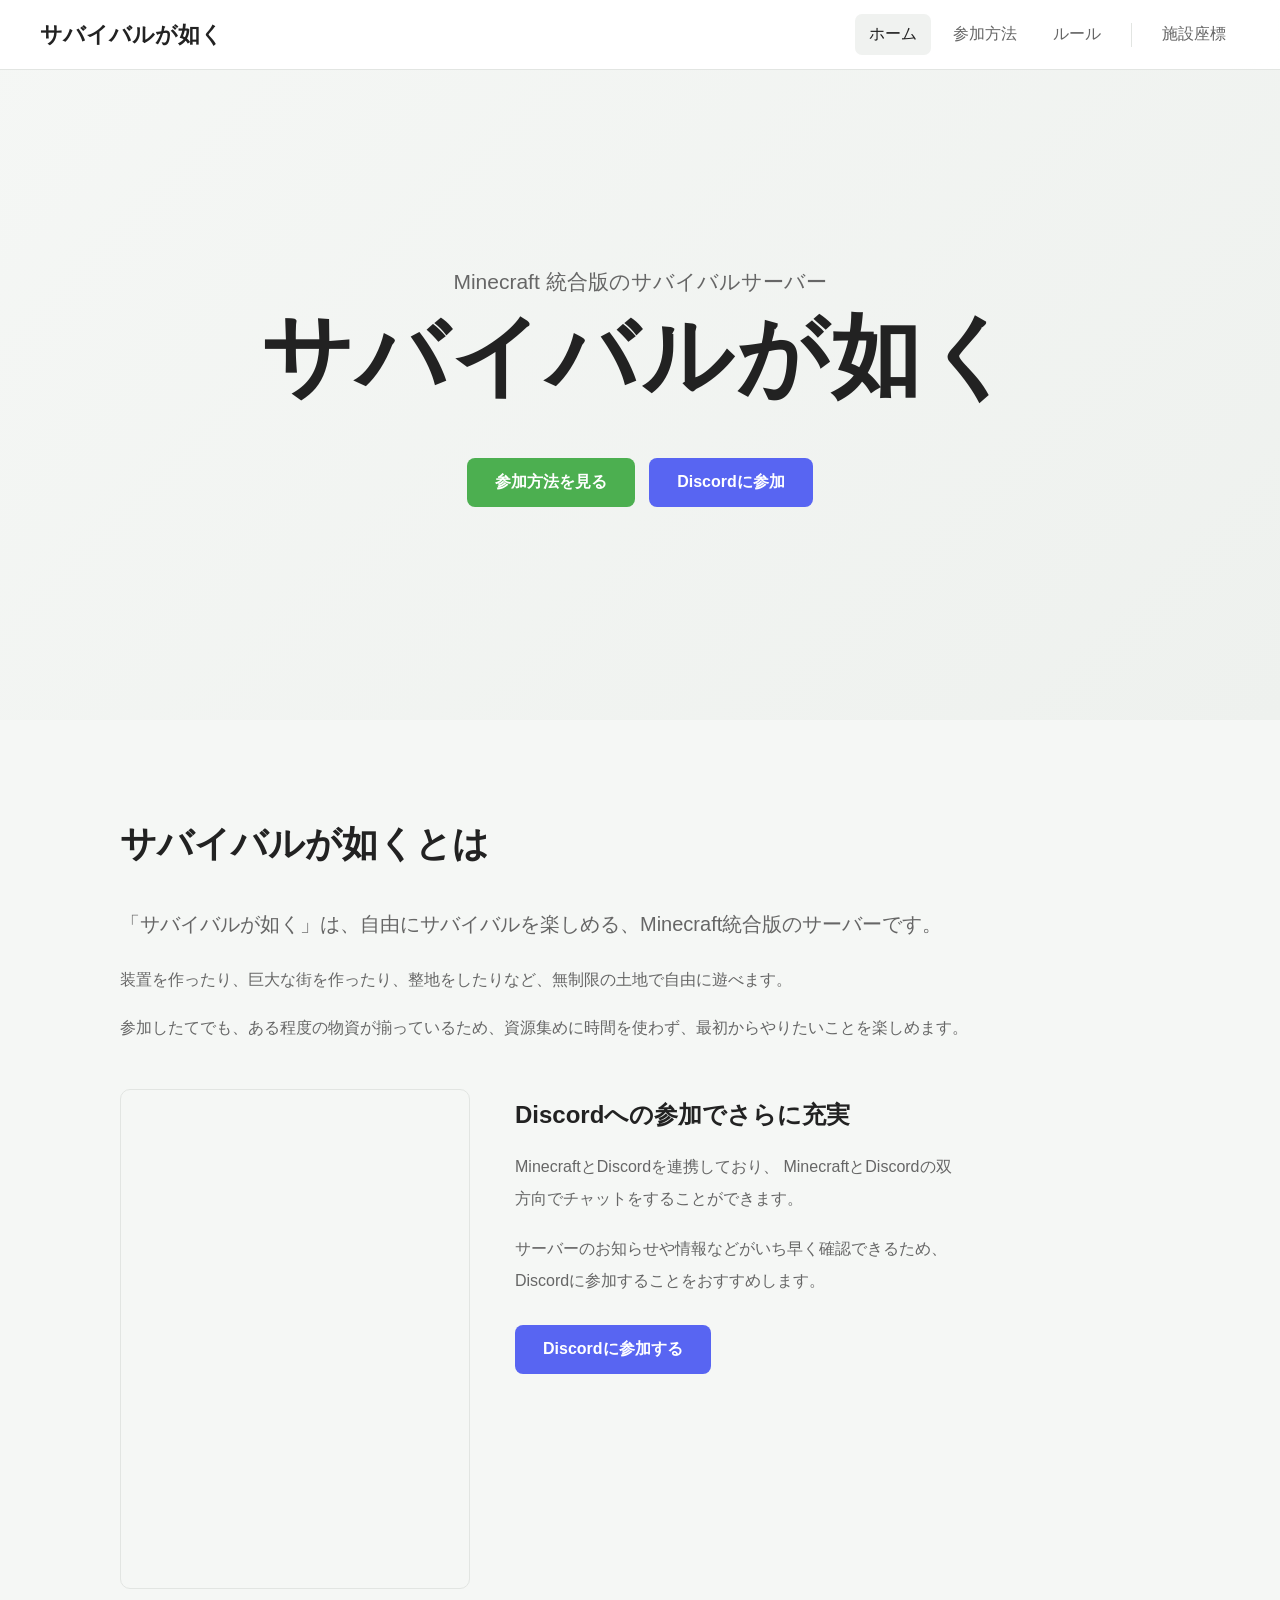
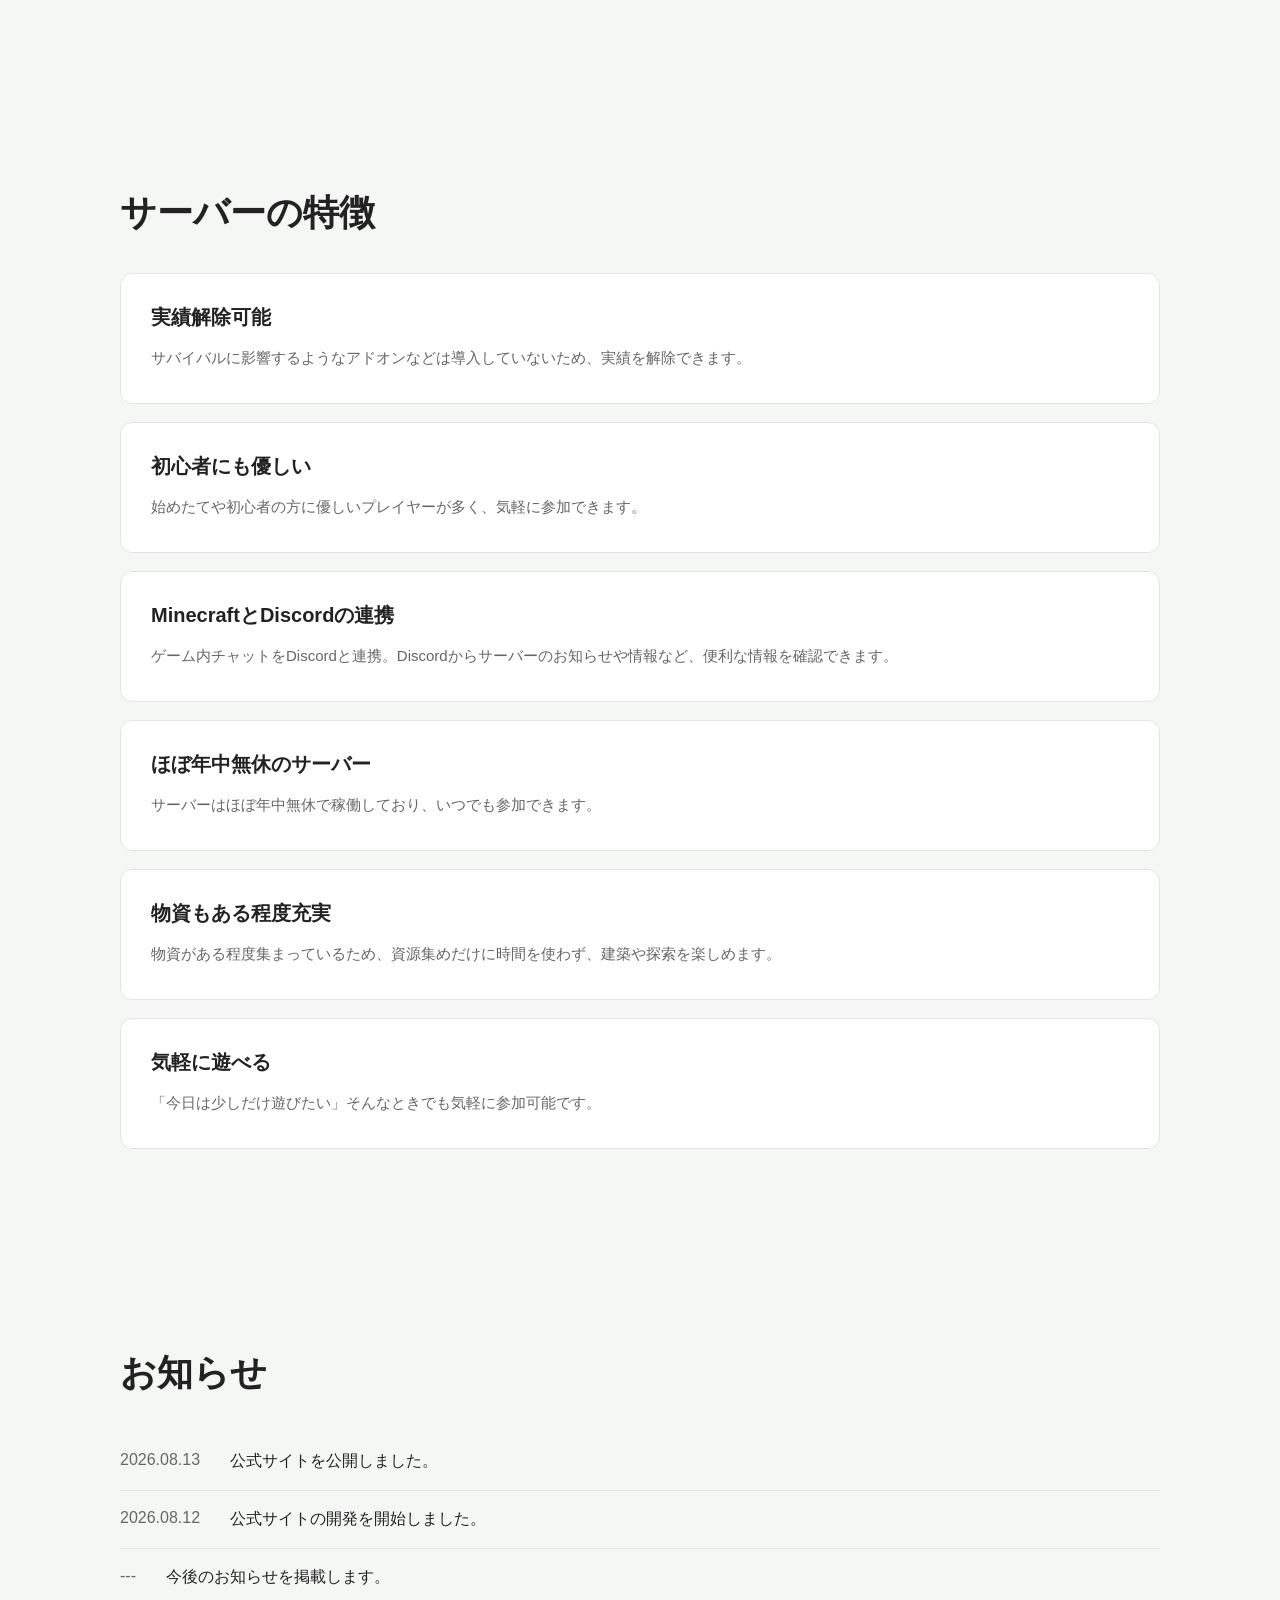
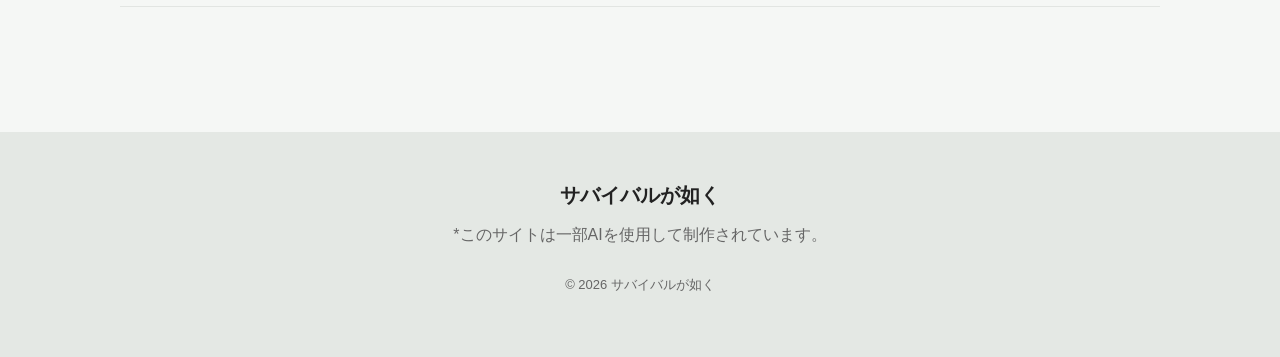
<file: index.html>
<!DOCTYPE html>
<html lang="ja">

<head>

    <meta charset="UTF-8">

    <meta
        name="viewport"
        content="width=device-width, initial-scale=1.0">

    <title>サバイバルが如く</title>

    <link
        rel="stylesheet"
        href="style.css">

</head>


<body>


    <!-- =========================
         ナビゲーション
    ========================== -->

    <header class="navbar">

        <a
            href="/"
            class="logo">
            サバイバルが如く
        </a>


        <nav>

            <a href="/" class="active">
                ホーム
            </a>

            <a href="/join/">
                参加方法
            </a>
        
            <a href="/rule/">
                ルール
            </a>
        
            <span class="nav-divider"></span>
        
            <a href="/map/">
                施設座標
            </a>

        </nav>

    </header>



    <main>


        <!-- =========================
             メイン
        ========================== -->

        <section class="hero">

            <div class="hero-content">

                <p class="hero-description">
                    Minecraft 統合版のサバイバルサーバー
                </p>
                
                <h1>
                    サバイバルが如く
                </h1>

                <div class="buttons">
                
                    <a
                        href="/join/"
                        class="button secondary">
                        参加方法を見る
                    </a>
                
                
                    <a
                        href="https://discord.gg/ckYT8VkdU8"
                        class="button discord-button"
                        target="_blank"
                        rel="noopener noreferrer">
                        Discordに参加
                    </a>
                
                </div>

            </div>

        </section>

    <!-- =========================
         サーバー紹介
    ========================== -->

    <section class="section introduction">

        <div class="section-header">

            <h2>
                サバイバルが如くとは
            </h2>

        </div>


        <p class="lead">

            「サバイバルが如く」は、自由にサバイバルを楽しめる、Minecraft統合版のサーバーです。

        </p>


        <p>

            装置を作ったり、巨大な街を作ったり、整地をしたりなど、無制限の土地で自由に遊べます。

        </p>


        <p>

            参加したてでも、ある程度の物資が揃っているため、資源集めに時間を使わず、最初からやりたいことを楽しめます。

        </p>


        <!-- Discord -->
        <div class="discord-area">
        
            <div class="discord-content">
            
                <div class="discord-widget">
                
                    <iframe
                        id="discord-widget"
                        src="https://discord.com/widget?id=1000950532933955604&theme=light"
                        width="350"
                        height="500"
                        allowtransparency="true"
                        frameborder="0"
                        sandbox="allow-popups allow-popups-to-escape-sandbox allow-same-origin allow-scripts">
                    </iframe>
                
                </div>
            
            
                <div class="discord-description">
                
                    <h3>
                        Discordへの参加でさらに充実
                    </h3>
                
                    <p>
                        MinecraftとDiscordを連携しており、
                        MinecraftとDiscordの双方向でチャットをすることができます。
                    </p>
                
                    <p>
                        サーバーのお知らせや情報などがいち早く確認できるため、Discordに参加することをおすすめします。
                    </p>
                
                    <a
                        href="https://discord.gg/ckYT8VkdU8"
                        class="button primary discord-button"
                        target="_blank"
                        rel="noopener noreferrer">
                        Discordに参加する
                    </a>
                
                </div>
            
            </div>
        
        </div>

    </section>


    <!-- =========================
         特徴
    ========================== -->

    <section class="section features">

        <div class="section-header">

            <h2>
                サーバーの特徴
            </h2>

        </div>


        <div class="feature-list">


            <div class="feature-card">

                <h3>
                    実績解除可能
                </h3>

                <p>
                    サバイバルに影響するようなアドオンなどは導入していないため、実績を解除できます。
                </p>

            </div>



            <div class="feature-card">

                <h3>
                    初心者にも優しい
                </h3>

                <p>
                    始めたてや初心者の方に優しいプレイヤーが多く、気軽に参加できます。
                </p>

            </div>



            <div class="feature-card">

                <h3>
                    MinecraftとDiscordの連携
                </h3>

                <p>
                    ゲーム内チャットをDiscordと連携。Discordからサーバーのお知らせや情報など、便利な情報を確認できます。
                </p>

            </div>



            <div class="feature-card">

                <h3>
                    ほぼ年中無休のサーバー
                </h3>

                <p>
                    サーバーはほぼ年中無休で稼働しており、いつでも参加できます。
                </p>

            </div>



            <div class="feature-card">

                <h3>
                    物資もある程度充実
                </h3>

                <p>
                    物資がある程度集まっているため、資源集めだけに時間を使わず、建築や探索を楽しめます。
                </p>

            </div>



            <div class="feature-card">

                <h3>
                    気軽に遊べる
                </h3>

                <p>
                    「今日は少しだけ遊びたい」そんなときでも気軽に参加可能です。
                </p>

            </div>


        </div>

    </section>
    
        <!-- =========================
             お知らせ
        ========================== -->

        <section class="section news">


            <div class="section-header">

                <h2>
                    お知らせ
                </h2>

            </div>


            <div class="news-list">


                <div class="news-item">

                    <span class="news-date">
                        2026.08.13
                    </span>

                    <span class="news-title">
                        公式サイトを公開しました。
                    </span>

                </div>

                <div class="news-item">

                    <span class="news-date">
                        2026.08.12
                    </span>

                    <span class="news-title">
                        公式サイトの開発を開始しました。
                    </span>

                </div>


                <div class="news-item">

                    <span class="news-date">
                        ---
                    </span>

                    <span class="news-title">
                        今後のお知らせを掲載します。
                    </span>

                </div>


            </div>


        </section>


    </main>



    <!-- =========================
         フッター
    ========================== -->

    <footer>


        <div class="footer-logo">
            サバイバルが如く
        </div>

        <p>
            *このサイトは一部AIを使用して制作されています。
        </p>
        <p class="copyright">
            © 2026 サバイバルが如く
        </p>


    </footer>



    <!-- =========================
         Discordテーマ切り替え
    ========================== -->

    <script src="script.js"></script>


</body>

</html>
</file>
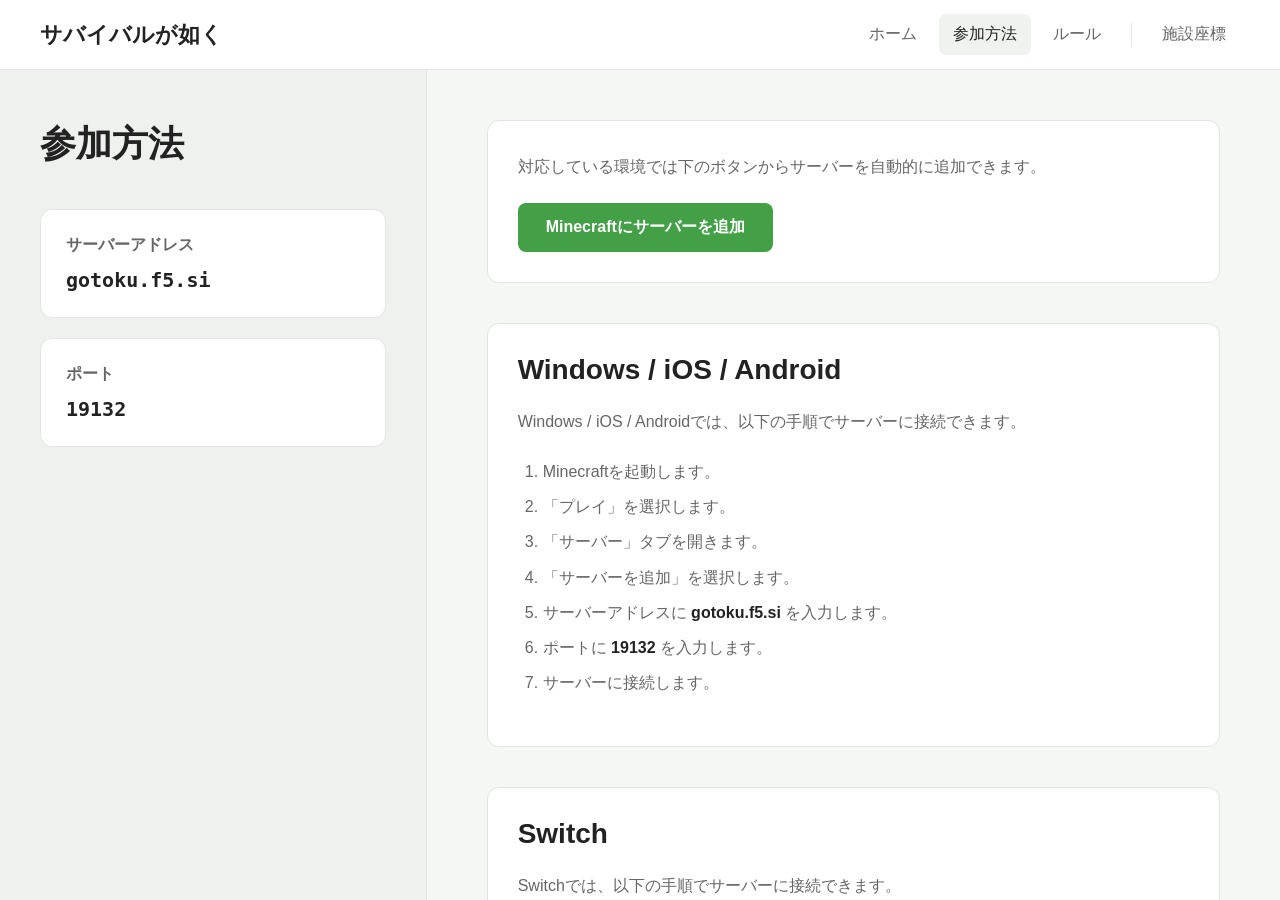
<file: join/index.html>
<!DOCTYPE html>
<html lang="ja">

<head>

    <meta charset="UTF-8">

    <meta
        name="viewport"
        content="width=device-width, initial-scale=1.0">

    <title>参加方法 - サバイバルが如く</title>

    <link
        rel="stylesheet"
        href="../style.css">

</head>


<body>


    <!-- =========================
         ナビゲーション
    ========================== -->

    <header class="navbar">

        <a
            href="../"
            class="logo">
            サバイバルが如く
        </a>


        <nav>
        
            <a href="/">
                ホーム
            </a>
        
            <a href="/join/" class="active">
                参加方法
            </a>
        
            <a href="/rule/">
                ルール
            </a>
        
            <span class="nav-divider"></span>
        
            <a href="/map/">
                施設座標
            </a>
        
        </nav>

    </header>



    <!-- =========================
         メイン
    ========================== -->

    <main class="join-main">

        <!-- =========================
             左側：サーバー情報
        ========================== -->

        <aside class="server-sidebar">

            <h1>
                参加方法
            </h1>

            <div class="server-info">

                <div class="server-info-item">

                    <h2>
                        サーバーアドレス
                    </h2>

                    <div class="server-value">
                        gotoku.f5.si
                    </div>

                </div>


                <div class="server-info-item">

                    <h2>
                        ポート
                    </h2>

                    <div class="server-value">
                        19132
                    </div>

                </div>

            </div>

        </aside>



        <!-- =========================
             右側：参加方法
        ========================== -->

        <section class="join-content">


            <div class="join-sections">

                <div class="minecraft-add">

                    <p>
                        対応している環境では下のボタンからサーバーを自動的に追加できます。
                    </p>
                
                    <a
                        href="minecraft://?addExternalServer=サバイバルが如く|gotoku.f5.si:19132"
                        class="button minecraft-button">
                
                        Minecraftにサーバーを追加
                
                    </a>
                
                </div>

                <div class="join-section">

                    <h2>
                        Windows / iOS / Android
                    </h2>

                    <p>
                        Windows / iOS / Androidでは、以下の手順でサーバーに接続できます。
                    </p>

                    <ol>

                        <li>
                            Minecraftを起動します。
                        </li>

                        <li>
                            「プレイ」を選択します。
                        </li>

                        <li>
                            「サーバー」タブを開きます。
                        </li>

                        <li>
                            「サーバーを追加」を選択します。
                        </li>

                        <li>
                            サーバーアドレスに
                            <strong>gotoku.f5.si</strong>
                            を入力します。
                        </li>

                        <li>
                            ポートに
                            <strong>19132</strong>
                            を入力します。
                        </li>

                        <li>
                            サーバーに接続します。
                        </li>

                    </ol>

                </div>



                <div class="join-section">

                    <h2>
                        Switch
                    </h2>

                    <p>
                        Switchでは、以下の手順でサーバーに接続できます。
                    </p>

                    <ol>
                    
                        <li>
                            Switch本体設定を開きます。
                        </li>
                    
                        <li>
                            「インターネット」を開きます。
                        </li>
                    
                        <li>
                            「インターネット設定」を開きます。
                        </li>
                    
                        <li>
                            「使っているインターネット」を開きます。
                        </li>
                    
                        <li>
                            「設定を変更」を押します。
                        </li>
                    
                        <li>
                            「DNS設定」を押します。
                        </li>
                    
                        <li>
                            「手動」を選択して、以下の数値を入力します。
                        
                            <div class="connection-info">
                            
                                <p>
                                    <strong>優先DNS (IPv4)</strong><br>
                                    104.238.130.180
                                </p>
                            
                                <p>
                                    <strong>代替DNS (IPv4)</strong><br>
                                    008.008.008.008
                                </p>
                            
                            </div>
                        
                        </li>
                    
                        <li>
                            保存してMinecraftを開きます。
                        </li>
                    
                        <li>
                            The Hiveに参加します。
                        </li>
                    
                        <li>
                            「Connect to a server」を押します。
                        </li>
                    
                        <li>
                            サーバーアドレスに
                            <strong>gotoku.f5.si</strong>
                            を入力します。
                        </li>

                        <li>
                            ポートに
                            <strong>19132</strong>
                            を入力します。
                        </li>

                        <li>
                            サーバーに接続します。
                        </li>
                    
                    </ol>

                </div>



                <div class="join-section">

                    <h2>
                        Discord
                    </h2>

                    <p>
                        サーバーのお知らせやプレイヤー同士の交流には
                        Discordを利用しています。
                    </p>

                    <a
                        href="https://discord.gg/ckYT8VkdU8"
                        class="button discord-button"
                        target="_blank"
                        rel="noopener noreferrer">

                        Discordに参加

                    </a>

                </div>


            </div>



            <!-- =========================
                 フッター
            ========================== -->

            <footer>

                <div class="footer-logo">
                    サバイバルが如く
                </div>

                <p>
                    *このサイトは一部AIを使用して制作されています。
                </p>

                <p class="copyright">
                    © 2026 サバイバルが如く
                </p>

            </footer>


        </section>

    </main>

</body>

</html>
</file>
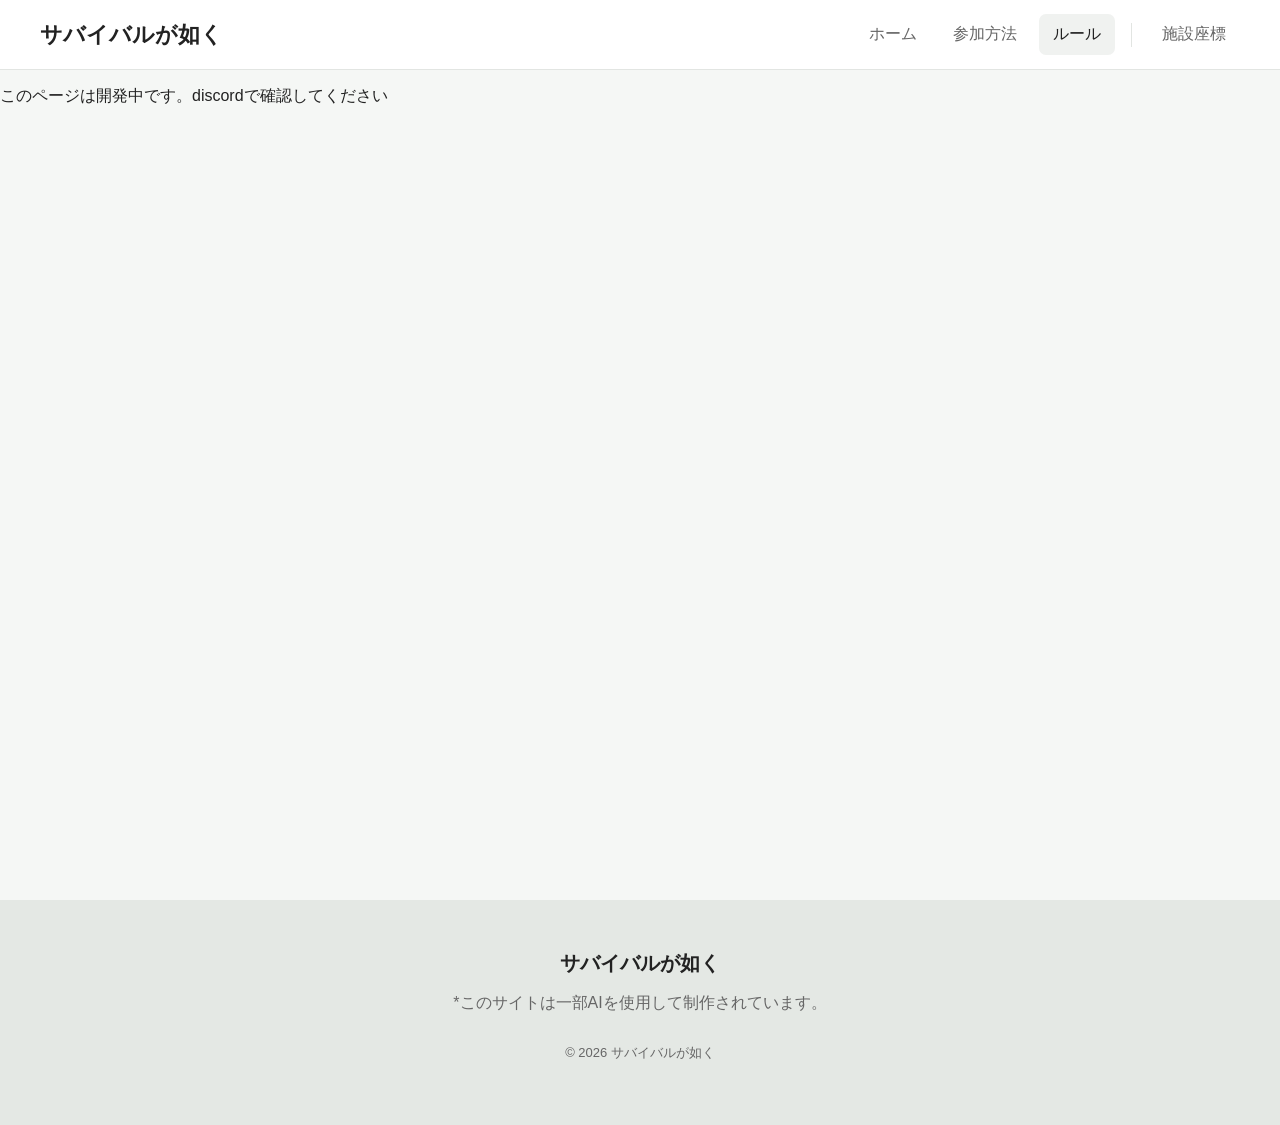
<file: rule/index.html>
<!DOCTYPE html>
<html lang="ja">

<head>

    <meta charset="UTF-8">

    <meta
        name="viewport"
        content="width=device-width, initial-scale=1.0">

    <title>ルール - サバイバルが如く</title>

    <link
        rel="stylesheet"
        href="../style.css">

</head>


<body>


    <!-- =========================
         ナビゲーション
    ========================== -->

    <header class="navbar">

        <a
            href="../"
            class="logo">
            サバイバルが如く
        </a>


        <nav>
        
            <a href="/">
                ホーム
            </a>
        
            <a href="/join/">
                参加方法
            </a>
        
            <a href="/rule/" class="active">
                ルール
            </a>
        
            <span class="nav-divider"></span>
        
            <a href="/map/">
                施設座標
            </a>
        
        </nav>

    </header>



    <!-- =========================
         メイン
    ========================== -->

    <main class="join-main">

        <p>このページは開発中です。discordで確認してください</p>

    </main>


    <!-- =========================
         フッター
    ========================== -->

    <footer>


        <div class="footer-logo">
            サバイバルが如く
        </div>

        <p>
            *このサイトは一部AIを使用して制作されています。
        </p>
        <p class="copyright">
            © 2026 サバイバルが如く
        </p>


    </footer>
</body>

</html>
</file>
<file: style.css>
/* ========================================
   テーマ
======================================== */

:root {

    /* ライトテーマ */

    --background: #f5f7f5;

    --background-alt: #eef1ee;

    --text: #222222;

    --subtext: #666666;

    --navbar: rgba(255, 255, 255, 0.94);

    --card: #ffffff;

    --border: #e2e5e2;

    --accent: #4caf50;

    --accent-hover: #43a047;

    --secondary-background: #ffffff;

    --secondary-hover: #f0f2f0;

    --footer: #e4e8e4;

}


/* ========================================
   ダークテーマ
======================================== */

@media (prefers-color-scheme: dark) {

    :root {

        --background: #242424;

        --background-alt: #2a2a2a;

        --text: #ffffff;

        --subtext: #d0d0d0;

        --navbar: rgba(45, 45, 45, 0.95);

        --card: #303030;

        --border: #484848;

        --accent: #66bb6a;

        --accent-hover: #81c784;

        --secondary-background: #303030;

        --secondary-hover: #3b3b3b;

        --footer: #1d1d1d;

    }

}


/* ========================================
   全体
======================================== */

* {
    box-sizing: border-box;
}


html {
    scroll-behavior: smooth;
}


body {

    margin: 0;

    font-family:
        "Segoe UI",
        "Noto Sans JP",
        sans-serif;

    background:
        var(--background);

    color:
        var(--text);

    transition:
        background 0.2s,
        color 0.2s;

}


/* ========================================
   ナビゲーション
======================================== */

.navbar {

    position: fixed;

    top: 0;
    left: 0;

    width: 100%;

    height: 70px;

    display: flex;

    align-items: center;

    justify-content: space-between;

    padding:
        0 40px;

    background:
        var(--navbar);

    border-bottom:
        1px solid var(--border);

    backdrop-filter:
        blur(10px);

    z-index: 1000;

}


.logo {

    color:
        var(--text);

    font-size:
        22px;

    font-weight:
        bold;

    text-decoration:
        none;

    white-space:
        nowrap;

}


.navbar nav {

    display:
        flex;

    gap:
        8px;

}


.navbar nav a {

    color:
        var(--subtext);

    text-decoration:
        none;

    padding:
        10px 14px;

    border-radius:
        7px;

    transition:
        background 0.2s,
        color 0.2s;

}


.navbar nav a:hover {

    color:
        var(--text);

    background:
        var(--secondary-hover);

}

.navbar nav a.active {

    color:
        var(--text);

    background:
        var(--secondary-hover);

}

.nav-divider {
    width: 1px;
    height: 24px;

    margin: 0 8px;

    background: var(--border);

    align-self: center;
}


/* ========================================
   メイン
======================================== */

.hero {

    min-height:
        720px;

    display:
        flex;

    align-items:
        center;

    justify-content:
        center;

    text-align:
        center;

    padding:
        130px 25px 100px;

    background:
        linear-gradient(
            135deg,
            var(--background),
            var(--background-alt)
        );

}


.hero-content {

    width:
        100%;

    max-width:
        1000px;

}


.hero h1 {

    margin:
        0;

    color:
        var(--text);

    font-size:
        clamp(48px, 8vw, 90px);

    font-weight:
        800;

    letter-spacing:
        3px;

}


.hero-description {

    margin:
        25px 0 0;

    color:
        var(--subtext);

    font-size:
        21px;

}


/* ========================================
   ボタン
======================================== */

.buttons {

    display:
        flex;

    justify-content:
        center;

    gap:
        14px;

    margin-top:
        40px;

    flex-wrap:
        wrap;

}


.button {

    display:
        inline-block;

    padding:
        14px 28px;

    border-radius:
        8px;

    text-decoration:
        none;

    font-weight:
        700;

    transition:
        transform 0.2s,
        background 0.2s;

}


.button:hover {

    transform:
        translateY(-2px);

}


/* 参加方法 */

.secondary {

    background:
        var(--accent);

    color:
        #ffffff;

}


.secondary:hover {

    background:
        var(--accent-hover);

}


/* Discord */

.discord-button {

    background:
        #5865F2;

    color:
        #ffffff;

}


.discord-button:hover {

    background:
        #4752C4;

}


/* ========================================
   セクション
======================================== */

.section {

    max-width:
        1100px;

    margin:
        0 auto;

    padding:
        100px 30px;

}


.section-header {

    margin-bottom:
        35px;

}


.section h2 {

    margin:
        0;

    color:
        var(--text);

    font-size:
        36px;

}


.section p {

    line-height:
        2;

    color:
        var(--subtext);

}


.lead {

    font-size:
        20px;

    font-weight:
        500;

}


/* ========================================
   特徴
======================================== */

.feature-list {

    display: flex;

    flex-direction: column;

    gap: 18px;

}


.feature-card {

    width: 100%;

    padding: 30px;

    background: var(--card);

    border: 1px solid var(--border);

    border-radius: 12px;

    transition:
        transform 0.2s,
        border-color 0.2s;

}


.feature-card:hover {

    transform: translateX(4px);

    border-color: var(--accent);

}


.feature-card h3 {

    margin: 0 0 12px;

    color: var(--text);

    font-size: 20px;

}


.feature-card p {

    margin: 0;

    font-size: 15px;

}



/* ========================================
   Discord
======================================== */


.discord-area {

    margin-top:
        45px;

}


.discord-content {

    display:
        flex;

    align-items:
        flex-start;

    gap:
        45px;

}


.discord-widget {

    flex-shrink:
        0;

}


.discord-widget iframe {

    display:
        block;

    width:
        350px;

    max-width:
        100%;

    border-radius:
        10px;

    border:
        1px solid var(--border);

}


.discord-description {

    padding-top:
        10px;

    max-width:
        450px;

}


.discord-description h3 {

    margin:
        0 0 20px;

    color:
        var(--text);

    font-size:
        24px;

}


.discord-description p {

    margin:
        0 0 18px;

}


.discord-button {
    background: #5865F2;
    color: #ffffff;
}

.discord-button:hover {
    background: #4752C4;
}

.discord-description .discord-button {
    display: inline-block;
    margin-top: 10px;
}


/* ========================================
   お知らせ
======================================== */

.news-list {

    margin-bottom:
        25px;

}


.news-item {

    display:
        flex;

    gap:
        30px;

    padding:
        18px 0;

    border-bottom:
        1px solid var(--border);

}


.news-date {

    color:
        var(--subtext);

    white-space:
        nowrap;

}


.news-title {

    color:
        var(--text);

}


/* ========================================
   フッター
======================================== */

footer {

    padding:
        50px 20px;

    text-align:
        center;

    background:
        var(--footer);

}


.footer-logo {

    color:
        var(--text);

    font-size:
        20px;

    font-weight:
        bold;

}


footer p {

    color:
        var(--subtext);

}


footer .copyright {

    margin-top:
        30px;

    font-size:
        13px;

}


/* ========================================
   スマートフォン
======================================== */

@media (max-width: 800px) {

    .navbar {

        height:
            auto;

        min-height:
            65px;

        padding:
            12px 15px;

        flex-direction:
            column;

        gap:
            8px;

    }


    .navbar nav {

        width:
            100%;

        justify-content:
            center;

        flex-wrap:
            wrap;

    }


    .navbar nav a {

        padding:
            7px 9px;

        font-size:
            13px;

    }


    .hero {

        padding-top:
            170px;

    }


    .hero h1 {

        letter-spacing:
            1px;

    }


    .feature-grid {

        grid-template-columns:
            1fr;

    }

}


@media (max-width: 500px) {

    .section {

        padding:
            70px 20px;

    }


    .section h2 {

        font-size:
            30px;

    }


    .hero-description {

        font-size:
            18px;

    }

}

@media (max-width: 700px) {

    .discord-content {

        flex-direction:
            column;

        gap:
            25px;

    }


    .discord-description {

        padding-top:
            0;

        max-width:
            none;

    }

}




/* ========================================
   参加方法ページ
======================================== */

.join-main {

    display: flex;

    width: 100%;

    height: calc(100vh - 70px);

    margin-top: 70px;

}


/* ========================================
   左側：サーバー情報
======================================== */

.server-sidebar {

    width: 33.333%;

    height: 100%;

    flex-shrink: 0;

    padding: 50px 40px;

    background:
        var(--background-alt);

    border-right:
        1px solid var(--border);

    overflow-y: auto;

}


.server-sidebar h1 {

    margin:
        0 0 40px;

    font-size:
        36px;

    color:
        var(--text);

}


.server-info {

    display:
        flex;

    flex-direction:
        column;

    gap:
        20px;

}


.server-info-item {

    padding:
        25px;

    background:
        var(--card);

    border:
        1px solid var(--border);

    border-radius:
        12px;

}


.server-info-item h2 {

    margin:
        0 0 12px;

    font-size:
        16px;

    color:
        var(--subtext);

}


.server-value {

    color:
        var(--text);

    font-family:
        monospace;

    font-size:
        20px;

    font-weight:
        bold;

    word-break:
        break-all;

}


/* ========================================
   右側：参加方法
======================================== */

.join-content {

    width:
        66.667%;

    height:
        100%;

    overflow-y:
        auto;

    padding:
        50px 60px 0;

}


.join-sections {

    max-width:
        900px;

    margin:
        0 auto;

}


.join-section {

    margin:
        0 auto 40px;

    padding:
        30px;

    background:
        var(--card);

    border:
        1px solid var(--border);

    border-radius:
        12px;

}


.join-section h2 {

    margin:
        0 0 20px;

    font-size:
        28px;

    color:
        var(--text);

}


.join-section p {

    color:
        var(--subtext);

    line-height:
        2;

}


.join-section ol {

    padding-left:
        25px;

    color:
        var(--subtext);

    line-height:
        2.2;

}


.join-section strong {

    color:
        var(--text);

}


/* ========================================
   参加方法ページのフッター
======================================== */

.join-content footer {

    margin-top:
        60px;

    margin-left:
        -60px;

    margin-right:
        -60px;

}


/* ========================================
   スマートフォン
======================================== */

@media (max-width: 800px) {

    .join-main {

        display:
            block;

        height:
            auto;

        margin-top:
            0;

    }


    /* ナビゲーションの高さ分を確保 */

    .server-sidebar {

        width:
            100%;

        height:
            auto;

        padding:
            170px 25px 40px;

        border-right:
            none;

        border-bottom:
            1px solid var(--border);

        overflow:
            visible;

    }


    .server-sidebar h1 {

        margin-bottom:
            30px;

        font-size:
            32px;

    }


    .server-info {

        gap:
            15px;

    }


    .server-info-item {

        padding:
            20px;

    }


    .join-content {

        width:
            100%;

        height:
            auto;

        overflow:
            visible;

        padding:
            40px 20px 0;

    }


    .join-section {

        padding:
            25px;

        margin-bottom:
            25px;

    }


    .join-section h2 {

        font-size:
            24px;

    }


    .join-content footer {

        margin-top:
            50px;

        margin-left:
            -20px;

        margin-right:
            -20px;

    }

}
/* ========================================
   Minecraft自動追加
======================================== */

.minecraft-add {

    margin:
        0 auto 40px;

    padding:
        30px;

    background:
        var(--card);

    border:
        1px solid var(--border);

    border-radius:
        12px;

}


.minecraft-add h2 {

    margin:
        0 0 15px;

    font-size:
        28px;

    color:
        var(--text);

}


.minecraft-add p {

    margin:
        0 0 20px;

    color:
        var(--subtext);

    line-height:
        2;

}


.minecraft-button {

    display:
        inline-block;

    background:
        #43a047;

    color:
        #ffffff;

}


.minecraft-button:hover {

    background:
        #388e3c;

}
</file>
